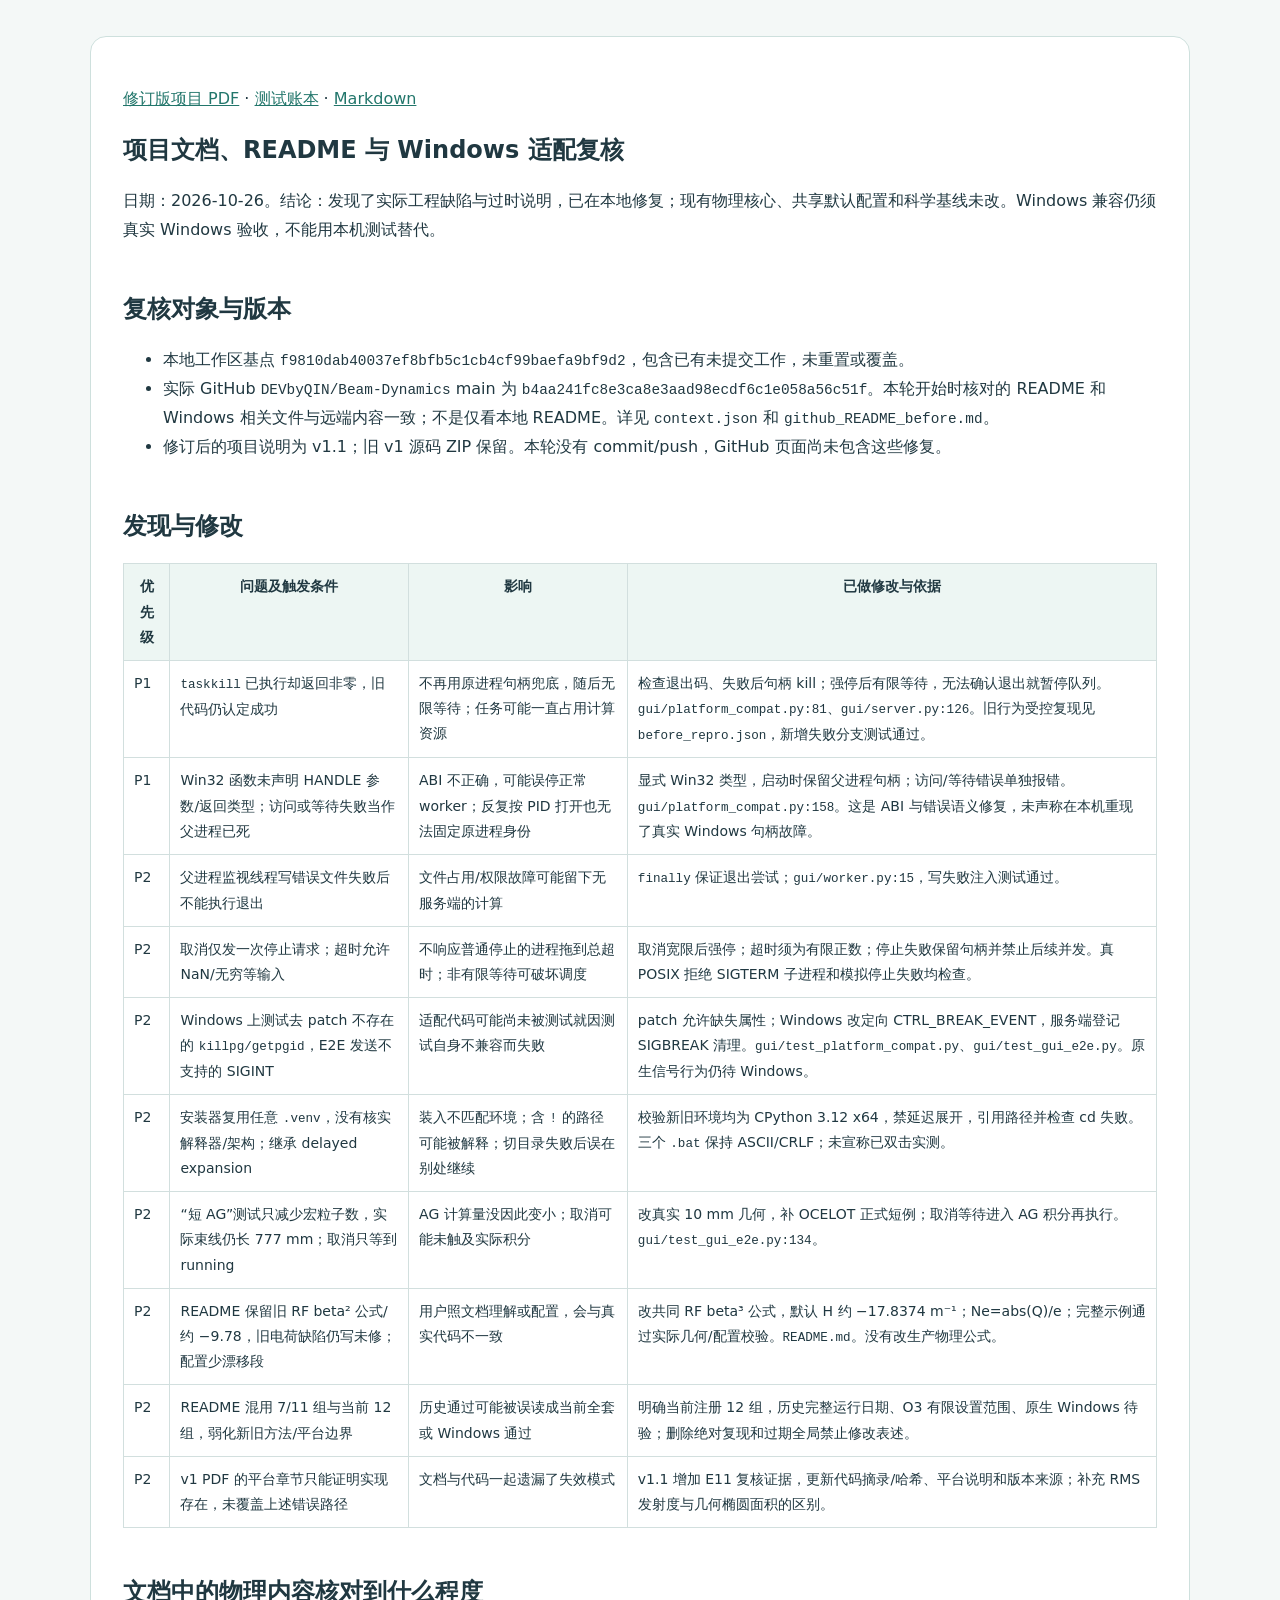
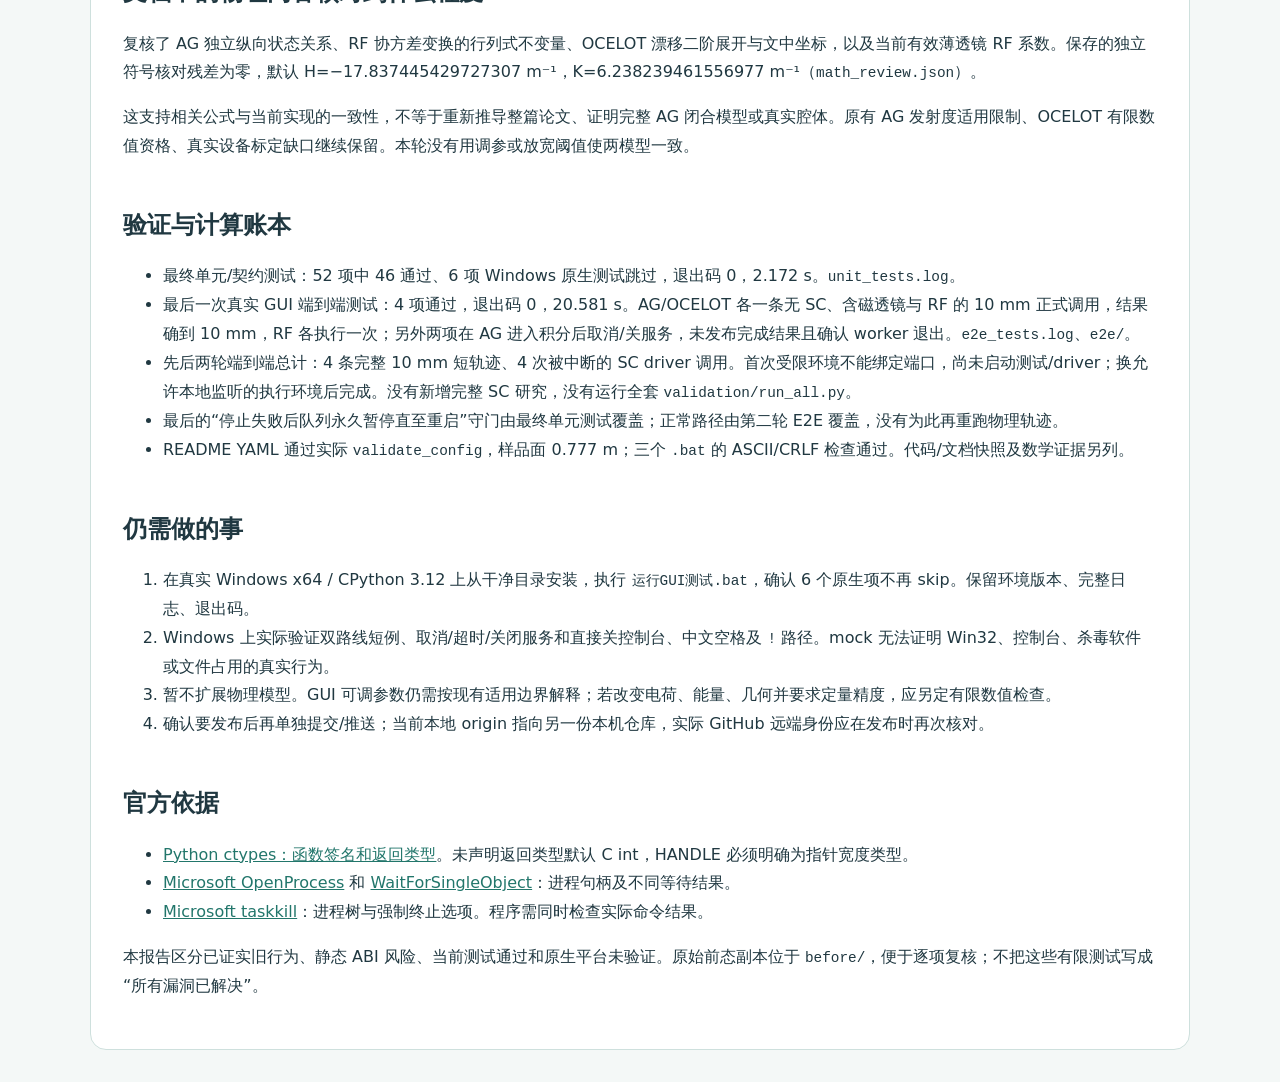
<file: docs/review_20261026/report.html>
<!doctype html><html lang="zh-CN"><meta charset="utf-8"><meta name="viewport" content="width=device-width,initial-scale=1"><title>项目复核 · 2026-10-26</title><style>body{max-width:1100px;margin:36px auto;padding:0 24px;background:#f4f8f7;color:#203841;font:16px/1.8 system-ui}article{background:white;padding:32px;border:1px solid #cee0dd;border-radius:16px}h1,h2{line-height:1.4}h2{margin-top:2em}a{color:#22766b}table{border-collapse:collapse;font-size:14px;width:100%}td,th{border:1px solid #d2dfde;padding:10px;vertical-align:top}th{background:#edf6f3}code{overflow-wrap:anywhere;font-size:.9em}pre{overflow:auto} @media(max-width:700px){body{padding:4px}article{padding:16px}table{display:block;overflow-x:auto}} </style><article><p><a href="../project_manual_20261026/UED项目文档_20261026.pdf">修订版项目 PDF</a> · <a href="test_summary.json">测试账本</a> · <a href="REVIEW.md">Markdown</a></p><h1>项目文档、README 与 Windows 适配复核</h1>
<p>日期：2026-10-26。结论：发现了实际工程缺陷与过时说明，已在本地修复；现有物理核心、共享默认配置和科学基线未改。Windows 兼容仍须真实 Windows 验收，不能用本机测试替代。</p>
<h2>复核对象与版本</h2>
<ul>
<li>本地工作区基点 <code>f9810dab40037ef8bfb5c1cb4cf99baefa9bf9d2</code>，包含已有未提交工作，未重置或覆盖。</li>
<li>实际 GitHub <code>DEVbyQIN/Beam-Dynamics</code> main 为 <code>b4aa241fc8e3ca8e3aad98ecdf6c1e058a56c51f</code>。本轮开始时核对的 README 和 Windows 相关文件与远端内容一致；不是仅看本地 README。详见 <code>context.json</code> 和 <code>github_README_before.md</code>。</li>
<li>修订后的项目说明为 v1.1；旧 v1 源码 ZIP 保留。本轮没有 commit/push，GitHub 页面尚未包含这些修复。</li>
</ul>
<h2>发现与修改</h2>
<table>
<thead>
<tr>
<th>优先级</th>
<th>问题及触发条件</th>
<th>影响</th>
<th>已做修改与依据</th>
</tr>
</thead>
<tbody>
<tr>
<td>P1</td>
<td><code>taskkill</code> 已执行却返回非零，旧代码仍认定成功</td>
<td>不再用原进程句柄兜底，随后无限等待；任务可能一直占用计算资源</td>
<td>检查退出码、失败后句柄 kill；强停后有限等待，无法确认退出就暂停队列。<code>gui/platform_compat.py:81</code>、<code>gui/server.py:126</code>。旧行为受控复现见 <code>before_repro.json</code>，新增失败分支测试通过。</td>
</tr>
<tr>
<td>P1</td>
<td>Win32 函数未声明 HANDLE 参数/返回类型；访问或等待失败当作父进程已死</td>
<td>ABI 不正确，可能误停正常 worker；反复按 PID 打开也无法固定原进程身份</td>
<td>显式 Win32 类型，启动时保留父进程句柄；访问/等待错误单独报错。<code>gui/platform_compat.py:158</code>。这是 ABI 与错误语义修复，未声称在本机重现了真实 Windows 句柄故障。</td>
</tr>
<tr>
<td>P2</td>
<td>父进程监视线程写错误文件失败后不能执行退出</td>
<td>文件占用/权限故障可能留下无服务端的计算</td>
<td><code>finally</code> 保证退出尝试；<code>gui/worker.py:15</code>，写失败注入测试通过。</td>
</tr>
<tr>
<td>P2</td>
<td>取消仅发一次停止请求；超时允许 NaN/无穷等输入</td>
<td>不响应普通停止的进程拖到总超时；非有限等待可破坏调度</td>
<td>取消宽限后强停；超时须为有限正数；停止失败保留句柄并禁止后续并发。真 POSIX 拒绝 SIGTERM 子进程和模拟停止失败均检查。</td>
</tr>
<tr>
<td>P2</td>
<td>Windows 上测试去 patch 不存在的 <code>killpg/getpgid</code>，E2E 发送不支持的 SIGINT</td>
<td>适配代码可能尚未被测试就因测试自身不兼容而失败</td>
<td>patch 允许缺失属性；Windows 改定向 CTRL_BREAK_EVENT，服务端登记 SIGBREAK 清理。<code>gui/test_platform_compat.py</code>、<code>gui/test_gui_e2e.py</code>。原生信号行为仍待 Windows。</td>
</tr>
<tr>
<td>P2</td>
<td>安装器复用任意 <code>.venv</code>，没有核实解释器/架构；继承 delayed expansion</td>
<td>装入不匹配环境；含 <code>!</code> 的路径可能被解释；切目录失败后误在别处继续</td>
<td>校验新旧环境均为 CPython 3.12 x64，禁延迟展开，引用路径并检查 cd 失败。三个 <code>.bat</code> 保持 ASCII/CRLF；未宣称已双击实测。</td>
</tr>
<tr>
<td>P2</td>
<td>“短 AG”测试只减少宏粒子数，实际束线仍长 777 mm；取消只等到 running</td>
<td>AG 计算量没因此变小；取消可能未触及实际积分</td>
<td>改真实 10 mm 几何，补 OCELOT 正式短例；取消等待进入 AG 积分再执行。<code>gui/test_gui_e2e.py:134</code>。</td>
</tr>
<tr>
<td>P2</td>
<td>README 保留旧 RF beta² 公式/约 −9.78，旧电荷缺陷仍写未修；配置少漂移段</td>
<td>用户照文档理解或配置，会与真实代码不一致</td>
<td>改共同 RF beta³ 公式，默认 H 约 −17.8374 m⁻¹；Ne=abs(Q)/e；完整示例通过实际几何/配置校验。<code>README.md</code>。没有改生产物理公式。</td>
</tr>
<tr>
<td>P2</td>
<td>README 混用 7/11 组与当前 12 组，弱化新旧方法/平台边界</td>
<td>历史通过可能被误读成当前全套或 Windows 通过</td>
<td>明确当前注册 12 组，历史完整运行日期、O3 有限设置范围、原生 Windows 待验；删除绝对复现和过期全局禁止修改表述。</td>
</tr>
<tr>
<td>P2</td>
<td>v1 PDF 的平台章节只能证明实现存在，未覆盖上述错误路径</td>
<td>文档与代码一起遗漏了失效模式</td>
<td>v1.1 增加 E11 复核证据，更新代码摘录/哈希、平台说明和版本来源；补充 RMS 发射度与几何椭圆面积的区别。</td>
</tr>
</tbody>
</table>
<h2>文档中的物理内容核对到什么程度</h2>
<p>复核了 AG 独立纵向状态关系、RF 协方差变换的行列式不变量、OCELOT 漂移二阶展开与文中坐标，以及当前有效薄透镜 RF 系数。保存的独立符号核对残差为零，默认 H=−17.837445429727307 m⁻¹，K=6.238239461556977 m⁻¹（<code>math_review.json</code>）。</p>
<p>这支持相关公式与当前实现的一致性，不等于重新推导整篇论文、证明完整 AG 闭合模型或真实腔体。原有 AG 发射度适用限制、OCELOT 有限数值资格、真实设备标定缺口继续保留。本轮没有用调参或放宽阈值使两模型一致。</p>
<h2>验证与计算账本</h2>
<ul>
<li>最终单元/契约测试：52 项中 46 通过、6 项 Windows 原生测试跳过，退出码 0，2.172 s。<code>unit_tests.log</code>。</li>
<li>最后一次真实 GUI 端到端测试：4 项通过，退出码 0，20.581 s。AG/OCELOT 各一条无 SC、含磁透镜与 RF 的 10 mm 正式调用，结果确到 10 mm，RF 各执行一次；另外两项在 AG 进入积分后取消/关服务，未发布完成结果且确认 worker 退出。<code>e2e_tests.log</code>、<code>e2e/</code>。</li>
<li>先后两轮端到端总计：4 条完整 10 mm 短轨迹、4 次被中断的 SC driver 调用。首次受限环境不能绑定端口，尚未启动测试/driver；换允许本地监听的执行环境后完成。没有新增完整 SC 研究，没有运行全套 <code>validation/run_all.py</code>。</li>
<li>最后的“停止失败后队列永久暂停直至重启”守门由最终单元测试覆盖；正常路径由第二轮 E2E 覆盖，没有为此再重跑物理轨迹。</li>
<li>README YAML 通过实际 <code>validate_config</code>，样品面 0.777 m；三个 <code>.bat</code> 的 ASCII/CRLF 检查通过。代码/文档快照及数学证据另列。</li>
</ul>
<h2>仍需做的事</h2>
<ol>
<li>在真实 Windows x64 / CPython 3.12 上从干净目录安装，执行 <code>运行GUI测试.bat</code>，确认 6 个原生项不再 skip。保留环境版本、完整日志、退出码。</li>
<li>Windows 上实际验证双路线短例、取消/超时/关闭服务和直接关控制台、中文空格及 <code>!</code> 路径。mock 无法证明 Win32、控制台、杀毒软件或文件占用的真实行为。</li>
<li>暂不扩展物理模型。GUI 可调参数仍需按现有适用边界解释；若改变电荷、能量、几何并要求定量精度，应另定有限数值检查。</li>
<li>确认要发布后再单独提交/推送；当前本地 origin 指向另一份本机仓库，实际 GitHub 远端身份应在发布时再次核对。</li>
</ol>
<h2>官方依据</h2>
<ul>
<li><a href="https://docs.python.org/3/library/ctypes.html">Python ctypes：函数签名和返回类型</a>。未声明返回类型默认 C int，HANDLE 必须明确为指针宽度类型。</li>
<li><a href="https://learn.microsoft.com/en-us/windows/win32/api/processthreadsapi/nf-processthreadsapi-openprocess">Microsoft OpenProcess</a> 和 <a href="https://learn.microsoft.com/en-us/windows/win32/api/synchapi/nf-synchapi-waitforsingleobject">WaitForSingleObject</a>：进程句柄及不同等待结果。</li>
<li><a href="https://learn.microsoft.com/en-us/windows-server/administration/windows-commands/taskkill">Microsoft taskkill</a>：进程树与强制终止选项。程序需同时检查实际命令结果。</li>
</ul>
<p>本报告区分已证实旧行为、静态 ABI 风险、当前测试通过和原生平台未验证。原始前态副本位于 <code>before/</code>，便于逐项复核；不把这些有限测试写成“所有漏洞已解决”。</p></article></html>
</file>
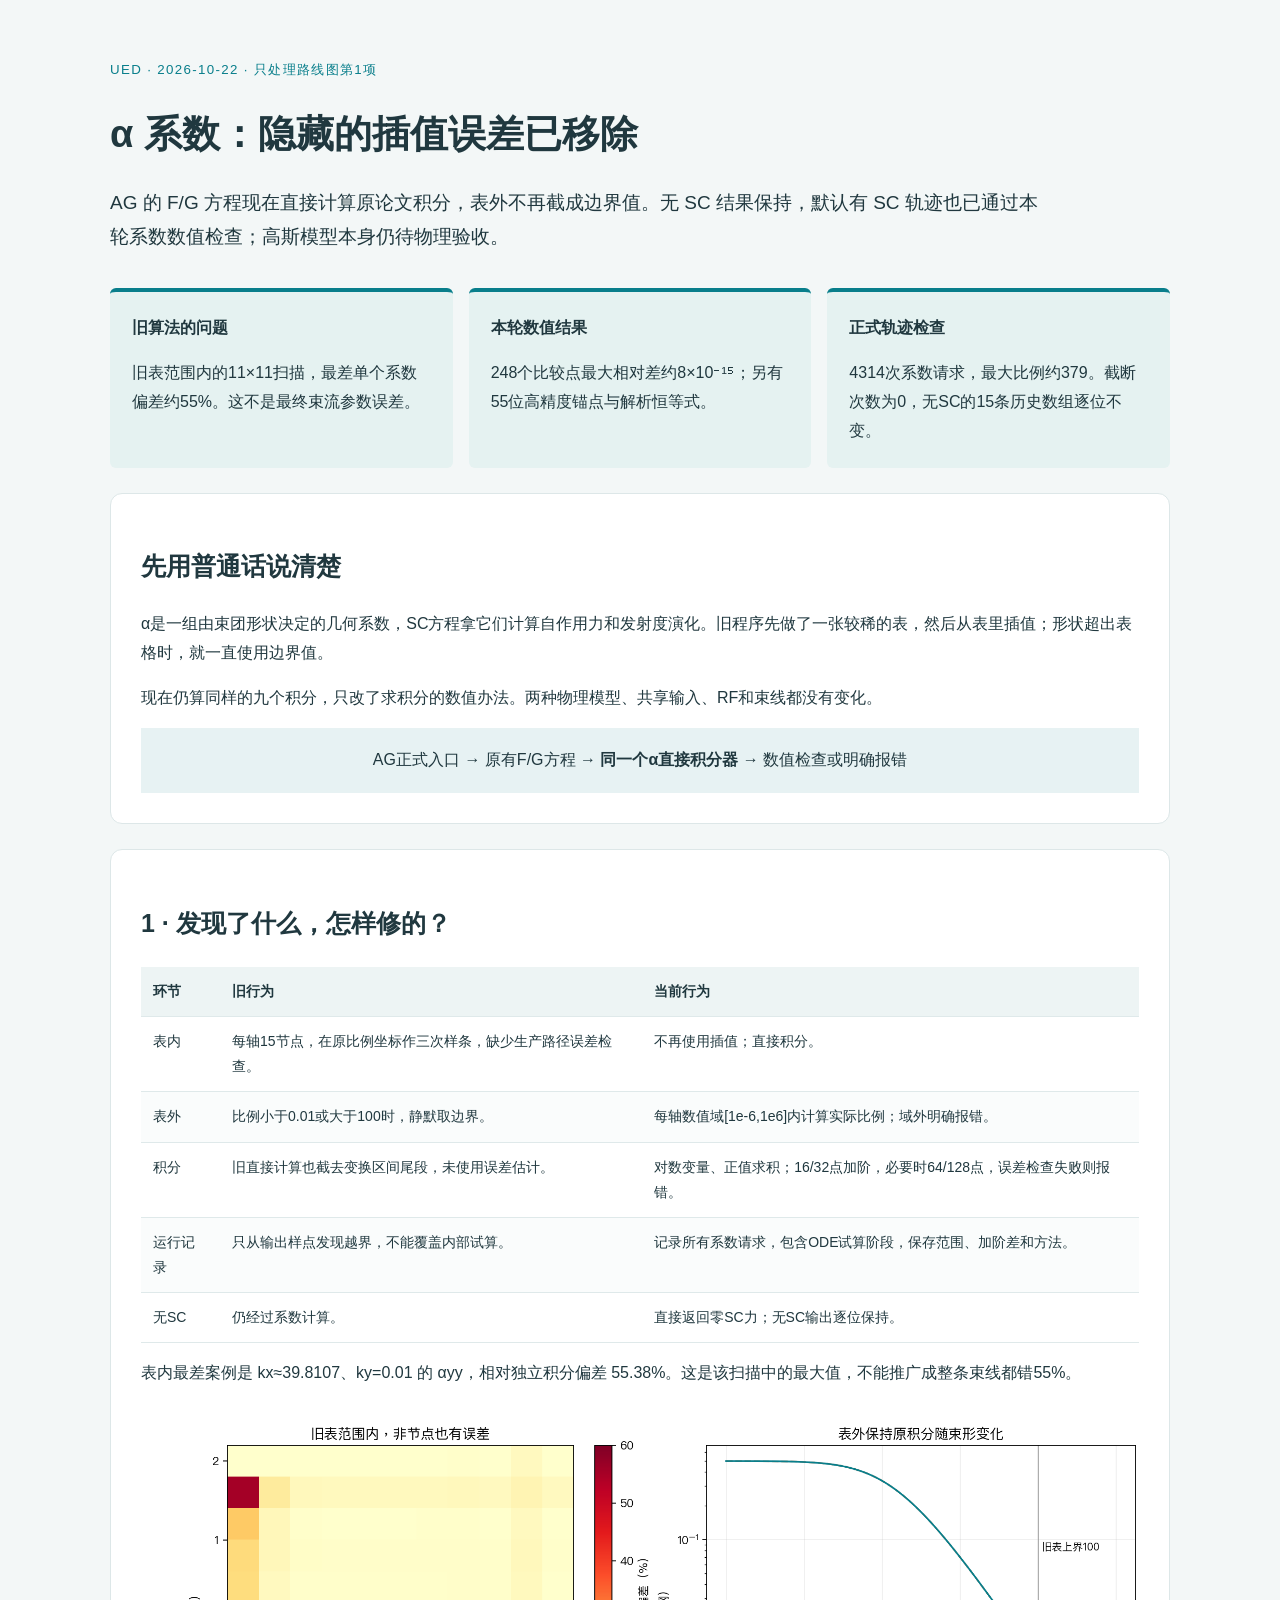
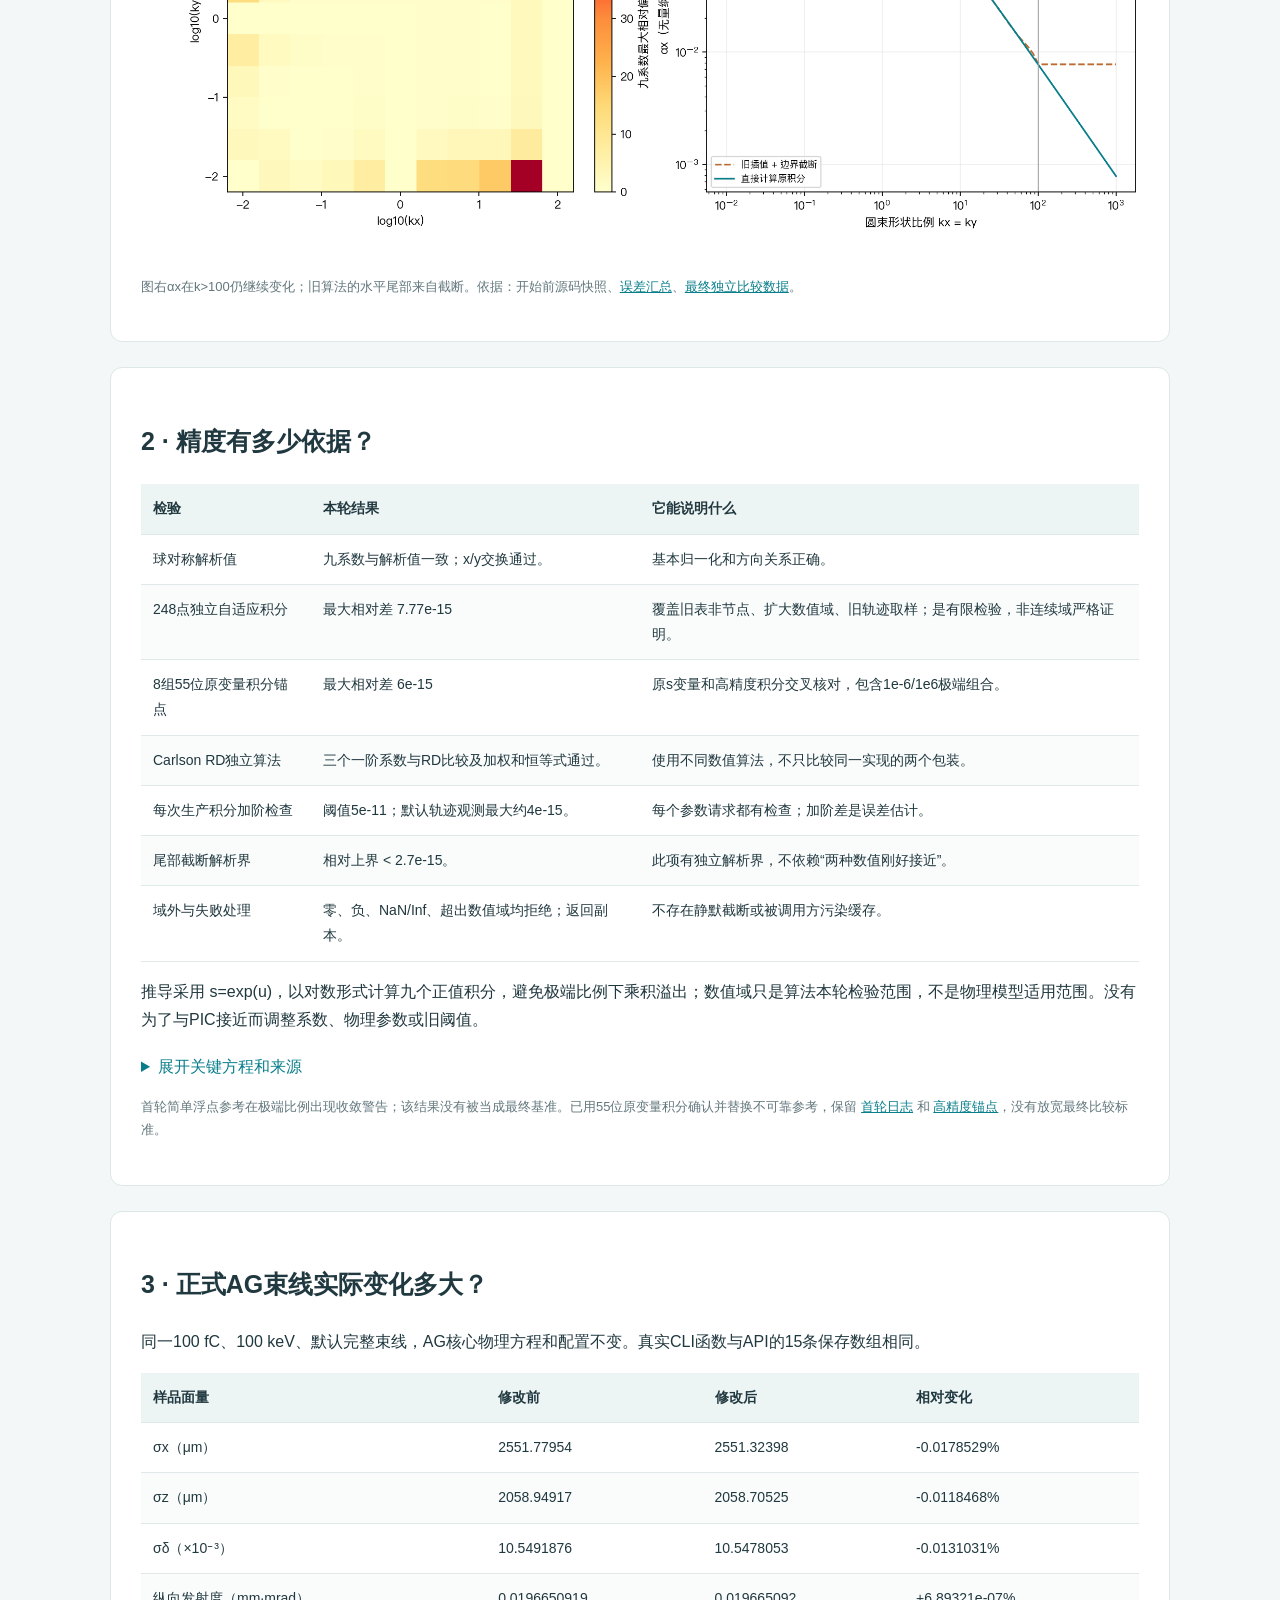
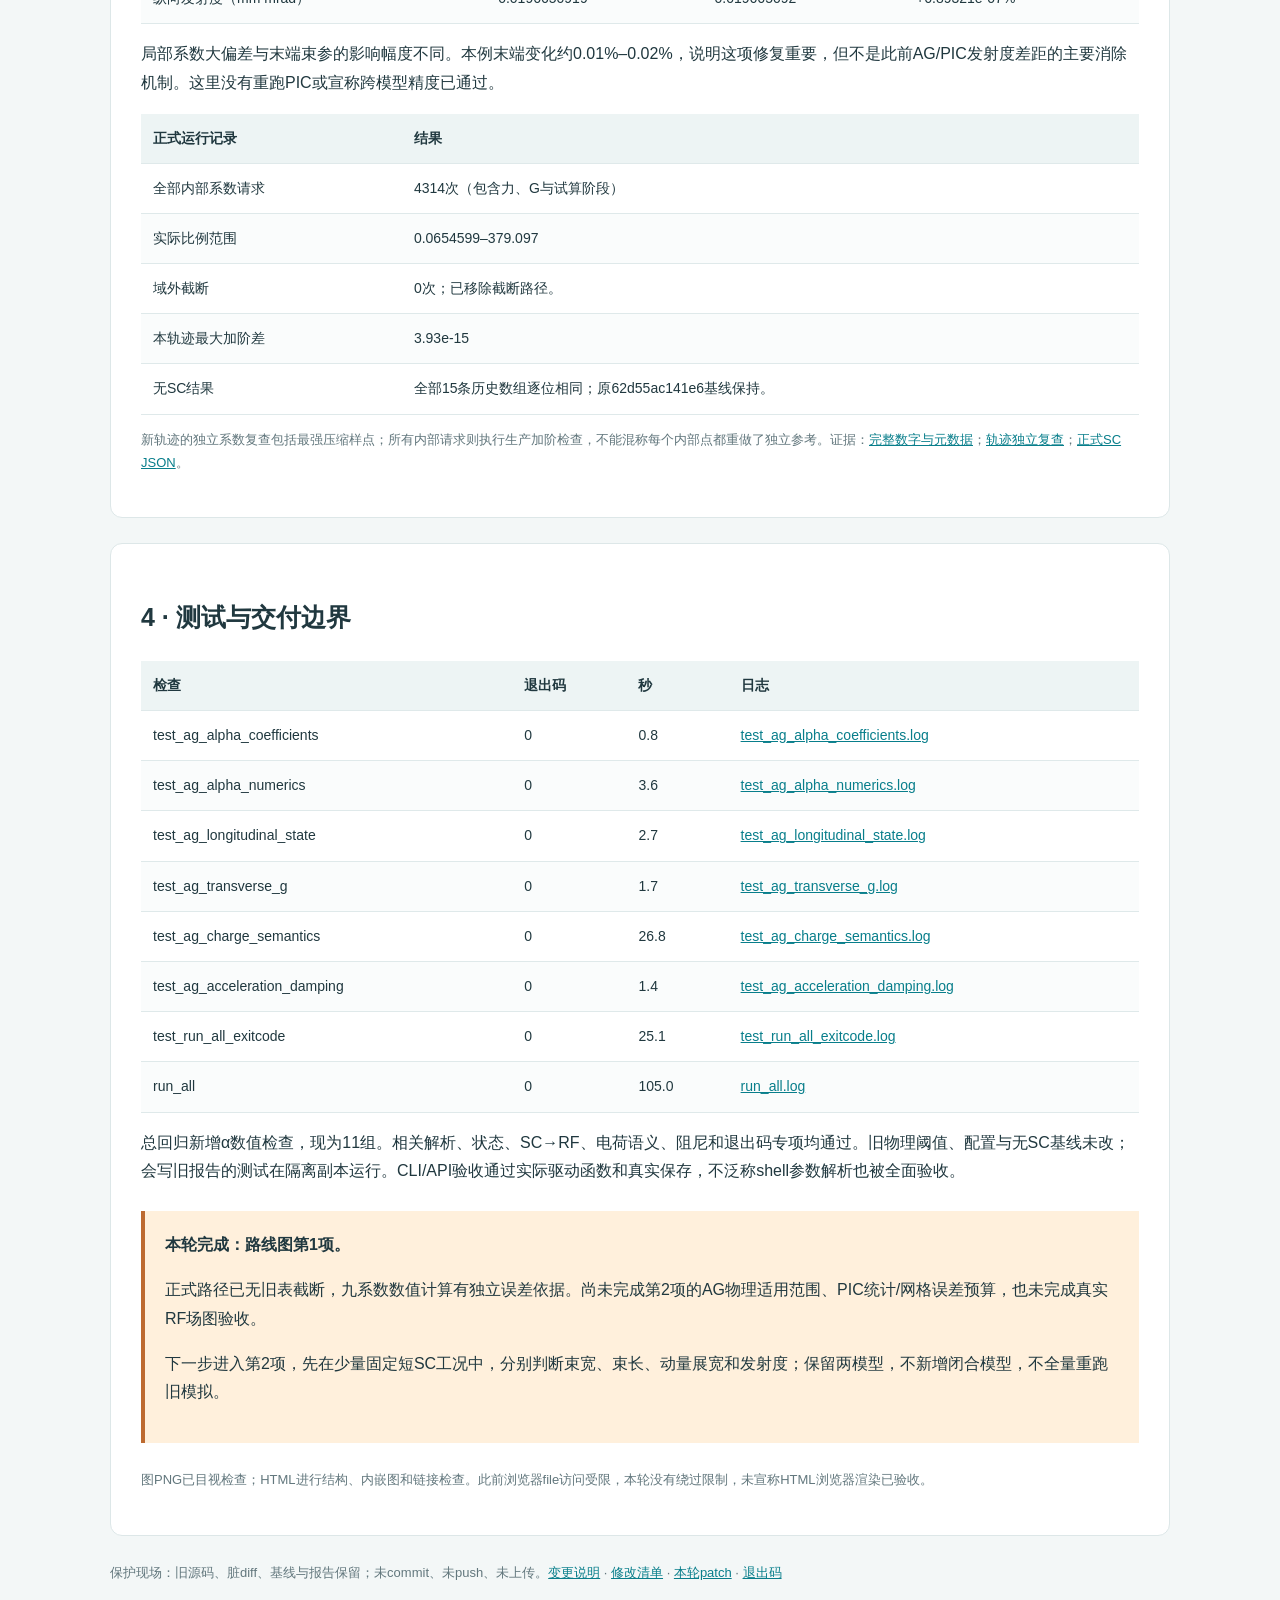
<file: docs/project_manual_20261026/evidence/E02/report.html>
<!doctype html><html lang="zh-CN"><head><meta charset="utf-8"><meta name="viewport" content="width=device-width,initial-scale=1"><title>AG α数值修复 · 2026-10-22</title><style>*{box-sizing:border-box}body{margin:0;background:#f3f7f7;color:#20383f;font:16px/1.8 -apple-system,BlinkMacSystemFont,"PingFang SC",sans-serif}main{max-width:1120px;margin:auto;padding:40px 30px}header{padding:15px 0}small{letter-spacing:.1em;color:#087e8b}h1{font-size:38px;line-height:1.35}h2{font-size:25px}.lead{font-size:19px;max-width:930px}section{background:#fff;border:1px solid #dde7e8;border-radius:12px;padding:30px;margin:25px 0}.cards{display:grid;grid-template-columns:repeat(3,1fr);gap:16px}.cards article{background:#e5f2f1;padding:22px;border-top:4px solid #087e8b;border-radius:6px}.cards p{margin-bottom:0}.flow{padding:18px;background:#e7f2f3;text-align:center}.scroll{overflow-x:auto}table{border-collapse:collapse;width:100%;font-size:14px;min-width:620px}th,td{padding:12px;text-align:left;vertical-align:top;border-bottom:1px solid #dfe9ea}th{background:#edf4f4}tr:nth-child(even){background:#fafcfc}a{color:#087e8b}img{max-width:100%;height:auto;margin:20px 0}.note,footer{font-size:13px;color:#62777d}pre{font:14px/1.8 Menlo,monospace;background:#edf4f4;padding:18px;overflow:auto}summary{color:#087e8b;cursor:pointer;margin-top:18px}.alert{background:#fff0dc;border-left:4px solid #bd6a30;padding:20px;margin:25px 0}footer{padding-bottom:30px}@media(max-width:720px){main{padding:20px 12px}h1{font-size:29px}section{padding:20px 15px}.cards{grid-template-columns:1fr}}</style></head><body><main><header><small>UED · 2026-10-22 · 只处理路线图第1项</small><h1>α 系数：隐藏的插值误差已移除</h1><p class="lead">AG 的 F/G 方程现在直接计算原论文积分，表外不再截成边界值。无 SC 结果保持，默认有 SC 轨迹也已通过本轮系数数值检查；高斯模型本身仍待物理验收。</p></header><div class="cards"><article><b>旧算法的问题</b><p>旧表范围内的11×11扫描，最差单个系数偏差约55%。这不是最终束流参数误差。</p></article><article><b>本轮数值结果</b><p>248个比较点最大相对差约8×10⁻¹⁵；另有55位高精度锚点与解析恒等式。</p></article><article><b>正式轨迹检查</b><p>4314次系数请求，最大比例约379。截断次数为0，无SC的15条历史数组逐位不变。</p></article></div><section><h2>先用普通话说清楚</h2><p>α是一组由束团形状决定的几何系数，SC方程拿它们计算自作用力和发射度演化。旧程序先做了一张较稀的表，然后从表里插值；形状超出表格时，就一直使用边界值。</p><p>现在仍算同样的九个积分，只改了求积分的数值办法。两种物理模型、共享输入、RF和束线都没有变化。</p><div class="flow">AG正式入口 → 原有F/G方程 → <b>同一个α直接积分器</b> → 数值检查或明确报错</div></section><section><h2>1 · 发现了什么，怎样修的？</h2><div class="scroll"><table><thead><tr><th>环节</th><th>旧行为</th><th>当前行为</th></tr></thead><tbody><tr><td>表内</td><td>每轴15节点，在原比例坐标作三次样条，缺少生产路径误差检查。</td><td>不再使用插值；直接积分。</td></tr><tr><td>表外</td><td>比例小于0.01或大于100时，静默取边界。</td><td>每轴数值域[1e-6,1e6]内计算实际比例；域外明确报错。</td></tr><tr><td>积分</td><td>旧直接计算也截去变换区间尾段，未使用误差估计。</td><td>对数变量、正值求积；16/32点加阶，必要时64/128点，误差检查失败则报错。</td></tr><tr><td>运行记录</td><td>只从输出样点发现越界，不能覆盖内部试算。</td><td>记录所有系数请求，包含ODE试算阶段，保存范围、加阶差和方法。</td></tr><tr><td>无SC</td><td>仍经过系数计算。</td><td>直接返回零SC力；无SC输出逐位保持。</td></tr></tbody></table></div><p>表内最差案例是 kx≈39.8107、ky=0.01 的 αyy，相对独立积分偏差 55.38%。这是该扫描中的最大值，不能推广成整条束线都错55%。</p><img alt="旧alpha表内误差与表外截断的对照" src="[data-uri]"><p class="note">图右αx在k&gt;100仍继续变化；旧算法的水平尾部来自截断。依据：开始前源码快照、<a href="file:///Users/qin/Documents/Codex/2026-10-04/ued-beam-dynamics-ocelot-ag-astra/outputs/alpha_accuracy_20261022/error_budget.json">误差汇总</a>、<a href="file:///Users/qin/Documents/Codex/2026-10-04/ued-beam-dynamics-ocelot-ag-astra/outputs/alpha_accuracy_20261022/coefficient_acceptance.json">最终独立比较数据</a>。</p></section><section><h2>2 · 精度有多少依据？</h2><div class="scroll"><table><thead><tr><th>检验</th><th>本轮结果</th><th>它能说明什么</th></tr></thead><tbody><tr><td>球对称解析值</td><td>九系数与解析值一致；x/y交换通过。</td><td>基本归一化和方向关系正确。</td></tr><tr><td>248点独立自适应积分</td><td>最大相对差 7.77e-15</td><td>覆盖旧表非节点、扩大数值域、旧轨迹取样；是有限检验，非连续域严格证明。</td></tr><tr><td>8组55位原变量积分锚点</td><td>最大相对差 6e-15</td><td>原s变量和高精度积分交叉核对，包含1e-6/1e6极端组合。</td></tr><tr><td>Carlson RD独立算法</td><td>三个一阶系数与RD比较及加权和恒等式通过。</td><td>使用不同数值算法，不只比较同一实现的两个包装。</td></tr><tr><td>每次生产积分加阶检查</td><td>阈值5e-11；默认轨迹观测最大约4e-15。</td><td>每个参数请求都有检查；加阶差是误差估计。</td></tr><tr><td>尾部截断解析界</td><td>相对上界 < 2.7e-15。</td><td>此项有独立解析界，不依赖“两种数值刚好接近”。</td></tr><tr><td>域外与失败处理</td><td>零、负、NaN/Inf、超出数值域均拒绝；返回副本。</td><td>不存在静默截断或被调用方污染缓存。</td></tr></tbody></table></div><p>推导采用 s=exp(u)，以对数形式计算九个正值积分，避免极端比例下乘积溢出；数值域只是算法本轮检验范围，不是物理模型适用范围。没有为了与PIC接近而调整系数、物理参数或旧阈值。</p><details><summary>展开关键方程和来源</summary><pre>I = C ∫₀∞ s ∏a(s²+a²)^(-pa/2) ds，a=(kx,ky,1)
kx = σx/(γσz)，ky = σy/(γσz)
u = log(s)，区间 [log(min a)−18, log(max a)+18]
尾项相对界 ≤ 2^(P/2)[exp(−36)+exp(−(P−2)×18)]，P=5或7</pre><p>九项系数与物理假设来自 <a href="https://journals.aps.org/prapplied/pdf/10.1103/PhysRevApplied.19.054011">Kelisani 2023 第6页 Eqs.(21)–(29)</a>；数值变换和尾界为本次推导。RD交叉验证依据 <a href="https://docs.scipy.org/doc/scipy/reference/generated/scipy.special.elliprd.html">SciPy的Carlson RD定义</a>。完整表、证明、单位与算法见 <a href="file:///Users/qin/Desktop/shuyan/Beam_dynamics_simu/AG/alpha_coefficients_physics_note.md">Physics Note</a>。</p></details><p class="note">首轮简单浮点参考在极端比例出现收敛警告；该结果没有被当成最终基准。已用55位原变量积分确认并替换不可靠参考，保留 <a href="file:///Users/qin/Documents/Codex/2026-10-04/ued-beam-dynamics-ocelot-ag-astra/outputs/alpha_accuracy_20261022/probe_before.log">首轮日志</a> 和 <a href="file:///Users/qin/Documents/Codex/2026-10-04/ued-beam-dynamics-ocelot-ag-astra/outputs/alpha_accuracy_20261022/reference_anchors.json">高精度锚点</a>，没有放宽最终比较标准。</p></section><section><h2>3 · 正式AG束线实际变化多大？</h2><p>同一100 fC、100 keV、默认完整束线，AG核心物理方程和配置不变。真实CLI函数与API的15条保存数组相同。</p><div class="scroll"><table><thead><tr><th>样品面量</th><th>修改前</th><th>修改后</th><th>相对变化</th></tr></thead><tbody><tr><td>σx（μm）</td><td>2551.77954</td><td>2551.32398</td><td>-0.0178529%</td></tr><tr><td>σz（μm）</td><td>2058.94917</td><td>2058.70525</td><td>-0.0118468%</td></tr><tr><td>σδ（×10⁻³）</td><td>10.5491876</td><td>10.5478053</td><td>-0.0131031%</td></tr><tr><td>纵向发射度（mm·mrad）</td><td>0.0196650919</td><td>0.019665092</td><td>+6.89321e-07%</td></tr></tbody></table></div><p>局部系数大偏差与末端束参的影响幅度不同。本例末端变化约0.01%–0.02%，说明这项修复重要，但不是此前AG/PIC发射度差距的主要消除机制。这里没有重跑PIC或宣称跨模型精度已通过。</p><div class="scroll"><table><thead><tr><th>正式运行记录</th><th>结果</th></tr></thead><tbody><tr><td>全部内部系数请求</td><td>4314次（包含力、G与试算阶段）</td></tr><tr><td>实际比例范围</td><td>0.0654599–379.097</td></tr><tr><td>域外截断</td><td>0次；已移除截断路径。</td></tr><tr><td>本轨迹最大加阶差</td><td>3.93e-15</td></tr><tr><td>无SC结果</td><td>全部15条历史数组逐位相同；原62d55ac141e6基线保持。</td></tr></tbody></table></div><p class="note">新轨迹的独立系数复查包括最强压缩样点；所有内部请求则执行生产加阶检查，不能混称每个内部点都重做了独立参考。证据：<a href="file:///Users/qin/Documents/Codex/2026-10-04/ued-beam-dynamics-ocelot-ag-astra/outputs/alpha_accuracy_20261022/after_runs.json">完整数字与元数据</a>；<a href="file:///Users/qin/Documents/Codex/2026-10-04/ued-beam-dynamics-ocelot-ag-astra/outputs/alpha_accuracy_20261022/new_trajectory_coefficients.json">轨迹独立复查</a>；<a href="file:///Users/qin/Documents/Codex/2026-10-04/ued-beam-dynamics-ocelot-ag-astra/outputs/alpha_accuracy_20261022/full_sc/AG_results.json">正式SC JSON</a>。</p></section><section><h2>4 · 测试与交付边界</h2><div class="scroll"><table><thead><tr><th>检查</th><th>退出码</th><th>秒</th><th>日志</th></tr></thead><tbody><tr><td>test_ag_alpha_coefficients</td><td>0</td><td>0.8</td><td><a href="file:///Users/qin/Documents/Codex/2026-10-04/ued-beam-dynamics-ocelot-ag-astra/outputs/alpha_accuracy_20261022/test_ag_alpha_coefficients.log">test_ag_alpha_coefficients.log</a></td></tr><tr><td>test_ag_alpha_numerics</td><td>0</td><td>3.6</td><td><a href="file:///Users/qin/Documents/Codex/2026-10-04/ued-beam-dynamics-ocelot-ag-astra/outputs/alpha_accuracy_20261022/test_ag_alpha_numerics.log">test_ag_alpha_numerics.log</a></td></tr><tr><td>test_ag_longitudinal_state</td><td>0</td><td>2.7</td><td><a href="file:///Users/qin/Documents/Codex/2026-10-04/ued-beam-dynamics-ocelot-ag-astra/outputs/alpha_accuracy_20261022/test_ag_longitudinal_state.log">test_ag_longitudinal_state.log</a></td></tr><tr><td>test_ag_transverse_g</td><td>0</td><td>1.7</td><td><a href="file:///Users/qin/Documents/Codex/2026-10-04/ued-beam-dynamics-ocelot-ag-astra/outputs/alpha_accuracy_20261022/test_ag_transverse_g.log">test_ag_transverse_g.log</a></td></tr><tr><td>test_ag_charge_semantics</td><td>0</td><td>26.8</td><td><a href="file:///Users/qin/Documents/Codex/2026-10-04/ued-beam-dynamics-ocelot-ag-astra/outputs/alpha_accuracy_20261022/test_ag_charge_semantics.log">test_ag_charge_semantics.log</a></td></tr><tr><td>test_ag_acceleration_damping</td><td>0</td><td>1.4</td><td><a href="file:///Users/qin/Documents/Codex/2026-10-04/ued-beam-dynamics-ocelot-ag-astra/outputs/alpha_accuracy_20261022/test_ag_acceleration_damping.log">test_ag_acceleration_damping.log</a></td></tr><tr><td>test_run_all_exitcode</td><td>0</td><td>25.1</td><td><a href="file:///Users/qin/Documents/Codex/2026-10-04/ued-beam-dynamics-ocelot-ag-astra/outputs/alpha_accuracy_20261022/test_run_all_exitcode.log">test_run_all_exitcode.log</a></td></tr><tr><td>run_all</td><td>0</td><td>105.0</td><td><a href="file:///Users/qin/Documents/Codex/2026-10-04/ued-beam-dynamics-ocelot-ag-astra/outputs/alpha_accuracy_20261022/run_all.log">run_all.log</a></td></tr></tbody></table></div><p>总回归新增α数值检查，现为11组。相关解析、状态、SC→RF、电荷语义、阻尼和退出码专项均通过。旧物理阈值、配置与无SC基线未改；会写旧报告的测试在隔离副本运行。CLI/API验收通过实际驱动函数和真实保存，不泛称shell参数解析也被全面验收。</p><div class="alert"><b>本轮完成：路线图第1项。</b><p>正式路径已无旧表截断，九系数数值计算有独立误差依据。尚未完成第2项的AG物理适用范围、PIC统计/网格误差预算，也未完成真实RF场图验收。</p><p>下一步进入第2项，先在少量固定短SC工况中，分别判断束宽、束长、动量展宽和发射度；保留两模型，不新增闭合模型，不全量重跑旧模拟。</p></div><p class="note">图PNG已目视检查；HTML进行结构、内嵌图和链接检查。此前浏览器file访问受限，本轮没有绕过限制，未宣称HTML浏览器渲染已验收。</p></section><footer>保护现场：旧源码、脏diff、基线与报告保留；未commit、未push、未上传。<a href="file:///Users/qin/Desktop/shuyan/Beam_dynamics_simu/CHANGELOG_ag_alpha_20261022.md">变更说明</a> · <a href="file:///Users/qin/Documents/Codex/2026-10-04/ued-beam-dynamics-ocelot-ag-astra/outputs/alpha_accuracy_20261022/change_manifest.json">修改清单</a> · <a href="file:///Users/qin/Documents/Codex/2026-10-04/ued-beam-dynamics-ocelot-ag-astra/outputs/alpha_accuracy_20261022/changes_this_turn.patch">本轮patch</a> · <a href="file:///Users/qin/Documents/Codex/2026-10-04/ued-beam-dynamics-ocelot-ag-astra/outputs/alpha_accuracy_20261022/test_results.json">退出码</a></footer></main></body></html>
</file>
